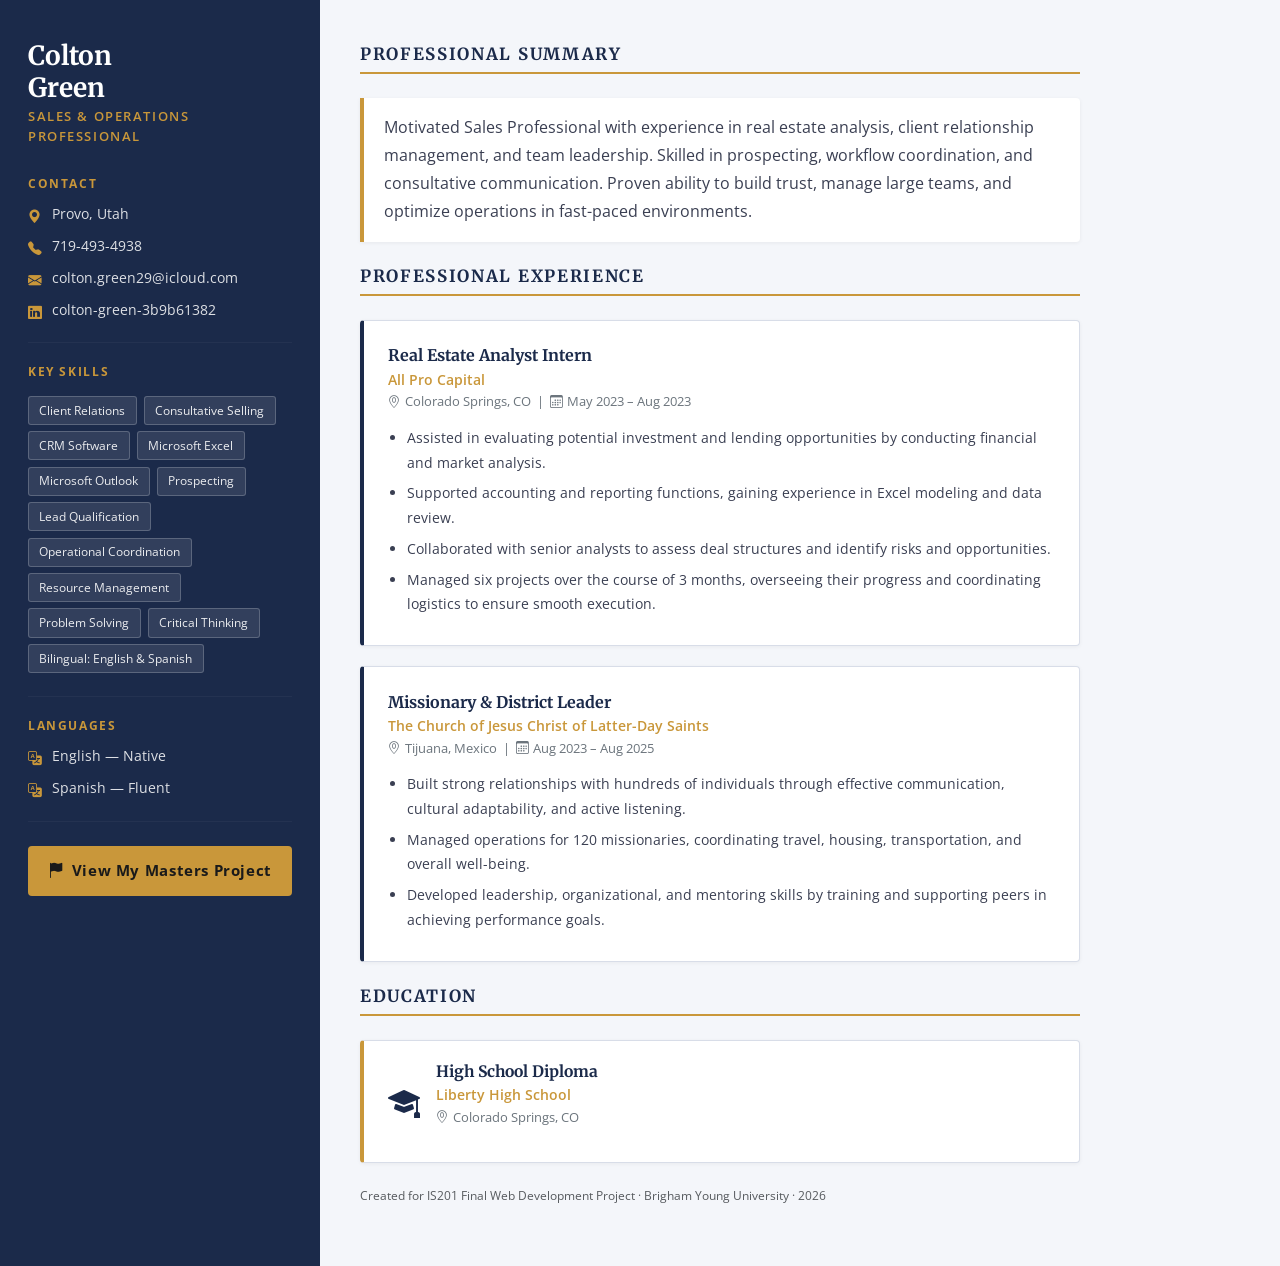
<file: index.html>
<!DOCTYPE html>
<html lang="en">
<head>
  <meta charset="UTF-8" />
  <meta name="viewport" content="width=device-width, initial-scale=1.0"/>
  <title>Colton Green – Resume</title>

  <!-- Bootstrap 5 CSS -->
  <link href="https://cdn.jsdelivr.net/npm/bootstrap@5.3.2/dist/css/bootstrap.min.css" rel="stylesheet"/>
  <!-- Bootstrap Icons -->
  <link href="https://cdn.jsdelivr.net/npm/bootstrap-icons@1.11.3/font/bootstrap-icons.css" rel="stylesheet"/>
  <!-- Google Fonts -->
  <link href="https://fonts.googleapis.com/css2?family=Merriweather:wght@400;700&family=Open+Sans:wght@400;600&display=swap" rel="stylesheet"/>

  <style>
    :root {
      --navy:      #1b2a4a;
      --navy-mid:  #243660;
      --gold:      #c9973a;
      --light-bg:  #f4f6fa;
      --border:    #d8dde8;
      --text-dark: #1e2332;
      --text-muted:#6c757d;
    }

    body {
      font-family: 'Open Sans', sans-serif;
      background-color: var(--light-bg);
      color: var(--text-dark);
    }

    /* ── Sidebar ── */
    .sidebar {
      background-color: var(--navy);
      color: #fff;
      min-height: 100vh;
      padding: 2.5rem 1.75rem;
      position: sticky;
      top: 0;
    }

    .sidebar-name {
      font-family: 'Merriweather', Georgia, serif;
      font-size: 1.65rem;
      font-weight: 700;
      line-height: 1.2;
      color: #fff;
      margin-bottom: 0.25rem;
    }

    .sidebar-title {
      font-size: 0.82rem;
      text-transform: uppercase;
      letter-spacing: 0.12em;
      color: var(--gold);
      margin-bottom: 1.75rem;
      font-weight: 600;
    }

    .sidebar-divider {
      border-color: rgba(255,255,255,0.15);
      margin: 1.25rem 0;
    }

    .sidebar-section-label {
      font-size: 0.72rem;
      text-transform: uppercase;
      letter-spacing: 0.14em;
      color: var(--gold);
      font-weight: 700;
      margin-bottom: 0.75rem;
    }

    .contact-item {
      display: flex;
      align-items: flex-start;
      gap: 0.6rem;
      font-size: 0.85rem;
      margin-bottom: 0.6rem;
      color: rgba(255,255,255,0.85);
      word-break: break-all;
    }

    .contact-item i {
      color: var(--gold);
      margin-top: 2px;
      flex-shrink: 0;
    }

    .contact-item a {
      color: rgba(255,255,255,0.85);
      text-decoration: none;
    }

    .contact-item a:hover {
      color: var(--gold);
    }

    .skill-badge {
      display: inline-block;
      background: rgba(255,255,255,0.1);
      border: 1px solid rgba(255,255,255,0.2);
      color: rgba(255,255,255,0.9);
      font-size: 0.78rem;
      padding: 0.3rem 0.65rem;
      border-radius: 3px;
      margin: 0.2rem 0.2rem 0.2rem 0;
      line-height: 1.4;
    }

    /* ── Main Content ── */
    .main-content {
      padding: 2.75rem 2.5rem;
      max-width: 800px;
    }

    /* Section headers */
    .section-heading {
      font-family: 'Merriweather', Georgia, serif;
      font-size: 1.05rem;
      font-weight: 700;
      color: var(--navy);
      text-transform: uppercase;
      letter-spacing: 0.1em;
      padding-bottom: 0.5rem;
      border-bottom: 2px solid var(--gold);
      margin-bottom: 1.5rem;
    }

    /* Summary */
    .summary-text {
      font-size: 0.97rem;
      line-height: 1.8;
      color: #3a3f52;
      border-left: 4px solid var(--gold);
      padding-left: 1.1rem;
      background: #fff;
      border-radius: 0 4px 4px 0;
      padding: 1rem 1rem 1rem 1.25rem;
      box-shadow: 0 1px 4px rgba(0,0,0,0.06);
    }

    /* Experience Cards */
    .exp-card {
      background: #fff;
      border-radius: 4px;
      border: 1px solid var(--border);
      border-left: 4px solid var(--navy);
      padding: 1.4rem 1.5rem;
      margin-bottom: 1.25rem;
      box-shadow: 0 1px 4px rgba(0,0,0,0.05);
    }

    .exp-role {
      font-family: 'Merriweather', Georgia, serif;
      font-size: 1rem;
      font-weight: 700;
      color: var(--navy);
      margin-bottom: 0.1rem;
    }

    .exp-org {
      font-size: 0.88rem;
      font-weight: 600;
      color: var(--gold);
      margin-bottom: 0.15rem;
    }

    .exp-meta {
      font-size: 0.8rem;
      color: var(--text-muted);
      margin-bottom: 0.9rem;
    }

    .exp-meta i {
      margin-right: 0.25rem;
    }

    .exp-card ul {
      padding-left: 1.2rem;
      margin: 0;
    }

    .exp-card ul li {
      font-size: 0.9rem;
      line-height: 1.7;
      color: #3a3f52;
      margin-bottom: 0.4rem;
    }

    /* Education Card */
    .edu-card {
      background: #fff;
      border-radius: 4px;
      border: 1px solid var(--border);
      border-left: 4px solid var(--gold);
      padding: 1.2rem 1.5rem;
      box-shadow: 0 1px 4px rgba(0,0,0,0.05);
      display: flex;
      align-items: center;
      gap: 1rem;
    }

    .edu-icon {
      font-size: 2rem;
      color: var(--navy);
      flex-shrink: 0;
    }

    .edu-degree {
      font-family: 'Merriweather', Georgia, serif;
      font-size: 0.98rem;
      font-weight: 700;
      color: var(--navy);
      margin-bottom: 0.1rem;
    }

    .edu-school {
      font-size: 0.87rem;
      color: var(--gold);
      font-weight: 600;
      margin-bottom: 0.1rem;
    }

    .edu-location {
      font-size: 0.8rem;
      color: var(--text-muted);
    }

    /* Masters Button */
    .masters-btn {
      display: block;
      width: 100%;
      margin-top: 1.5rem;
      padding: 0.85rem 1rem;
      background-color: var(--gold);
      color: #1a1a1a;
      font-family: 'Open Sans', sans-serif;
      font-size: 0.95rem;
      font-weight: 700;
      text-align: center;
      text-decoration: none;
      border-radius: 4px;
      letter-spacing: 0.04em;
      transition: background 0.2s ease, transform 0.1s ease;
    }

    .masters-btn:hover {
      background-color: #e0ad50;
      color: #1a1a1a;
      transform: translateY(-1px);
    }

    /* Responsive */
    @media (max-width: 767px) {
      .sidebar {
        min-height: auto;
        position: relative;
      }
      .main-content {
        padding: 2rem 1.25rem;
      }
    }
  </style>
</head>
<body>

<div class="container-fluid p-0">
  <div class="row g-0">

    <!-- ── SIDEBAR ── -->
    <div class="col-12 col-md-4 col-lg-3 sidebar">

      <!-- Name & Title -->
      <p class="sidebar-name">Colton<br>Green</p>
      <p class="sidebar-title">Sales &amp; Operations Professional</p>

      <!-- Contact -->
      <p class="sidebar-section-label">Contact</p>
      <div class="contact-item">
        <i class="bi bi-geo-alt-fill"></i>
        <span>Provo, Utah</span>
      </div>
      <div class="contact-item">
        <i class="bi bi-telephone-fill"></i>
        <span>719-493-4938</span>
      </div>
      <div class="contact-item">
        <i class="bi bi-envelope-fill"></i>
        <a href="mailto:colton.green29@icloud.com">colton.green29@icloud.com</a>
      </div>
      <div class="contact-item">
        <i class="bi bi-linkedin"></i>
        <a href="https://www.linkedin.com/in/colton-green-3b9b61382" target="_blank">colton-green-3b9b61382</a>
      </div>

      <hr class="sidebar-divider"/>

      <!-- Skills -->
      <p class="sidebar-section-label">Key Skills</p>
      <div>
        <span class="skill-badge">Client Relations</span>
        <span class="skill-badge">Consultative Selling</span>
        <span class="skill-badge">CRM Software</span>
        <span class="skill-badge">Microsoft Excel</span>
        <span class="skill-badge">Microsoft Outlook</span>
        <span class="skill-badge">Prospecting</span>
        <span class="skill-badge">Lead Qualification</span>
        <span class="skill-badge">Operational Coordination</span>
        <span class="skill-badge">Resource Management</span>
        <span class="skill-badge">Problem Solving</span>
        <span class="skill-badge">Critical Thinking</span>
        <span class="skill-badge">Bilingual: English &amp; Spanish</span>
      </div>

      <hr class="sidebar-divider"/>

      <!-- Languages -->
      <p class="sidebar-section-label">Languages</p>
      <div class="contact-item"><i class="bi bi-translate"></i><span>English — Native</span></div>
      <div class="contact-item"><i class="bi bi-translate"></i><span>Spanish — Fluent</span></div>

      <hr class="sidebar-divider"/>

      <!-- ============================================================
           👇 REPLACE "YOUR-MASTERS-FILENAME.html" WITH YOUR ACTUAL
              MASTERS PAGE FILENAME (e.g. masters.html or index.html)
           ============================================================ -->
      <a href="masters.html" class="masters-btn">
        <i class="bi bi-flag-fill me-2"></i>View My Masters Project
      </a>
    </div>

    <!-- ── MAIN CONTENT ── -->
    <div class="col-12 col-md-8 col-lg-9">
      <div class="main-content">

        <!-- Professional Summary -->
        <section class="mb-4">
          <h2 class="section-heading">Professional Summary</h2>
          <p class="summary-text">
            Motivated Sales Professional with experience in real estate analysis, client relationship management, and team leadership. Skilled in prospecting, workflow coordination, and consultative communication. Proven ability to build trust, manage large teams, and optimize operations in fast-paced environments.
          </p>
        </section>

        <!-- Professional Experience -->
        <section class="mb-4">
          <h2 class="section-heading">Professional Experience</h2>

          <!-- Job 1 -->
          <div class="exp-card">
            <p class="exp-role">Real Estate Analyst Intern</p>
            <p class="exp-org">All Pro Capital</p>
            <p class="exp-meta">
              <i class="bi bi-geo-alt"></i>Colorado Springs, CO &nbsp;|&nbsp;
              <i class="bi bi-calendar3"></i>May 2023 – Aug 2023
            </p>
            <ul>
              <li>Assisted in evaluating potential investment and lending opportunities by conducting financial and market analysis.</li>
              <li>Supported accounting and reporting functions, gaining experience in Excel modeling and data review.</li>
              <li>Collaborated with senior analysts to assess deal structures and identify risks and opportunities.</li>
              <li>Managed six projects over the course of 3 months, overseeing their progress and coordinating logistics to ensure smooth execution.</li>
            </ul>
          </div>

          <!-- Job 2 -->
          <div class="exp-card">
            <p class="exp-role">Missionary &amp; District Leader</p>
            <p class="exp-org">The Church of Jesus Christ of Latter-Day Saints</p>
            <p class="exp-meta">
              <i class="bi bi-geo-alt"></i>Tijuana, Mexico &nbsp;|&nbsp;
              <i class="bi bi-calendar3"></i>Aug 2023 – Aug 2025
            </p>
            <ul>
              <li>Built strong relationships with hundreds of individuals through effective communication, cultural adaptability, and active listening.</li>
              <li>Managed operations for 120 missionaries, coordinating travel, housing, transportation, and overall well-being.</li>
              <li>Developed leadership, organizational, and mentoring skills by training and supporting peers in achieving performance goals.</li>
            </ul>
          </div>
        </section>

        <!-- Education -->
        <section class="mb-4">
          <h2 class="section-heading">Education</h2>
          <div class="edu-card">
            <i class="bi bi-mortarboard-fill edu-icon"></i>
            <div>
              <p class="edu-degree">High School Diploma</p>
              <p class="edu-school">Liberty High School</p>
              <p class="edu-location"><i class="bi bi-geo-alt me-1"></i>Colorado Springs, CO</p>
            </div>
          </div>
        </section>

        <!-- Footer note -->
        <p class="text-muted mt-4" style="font-size:0.78rem;">
          Created for IS201 Final Web Development Project &middot; Brigham Young University &middot; 2026
        </p>

      </div>
    </div>

  </div>
</div>

<!-- Bootstrap JS -->
<script src="https://cdn.jsdelivr.net/npm/bootstrap@5.3.2/dist/js/bootstrap.bundle.min.js"></script>
</body>
</html>
</file>
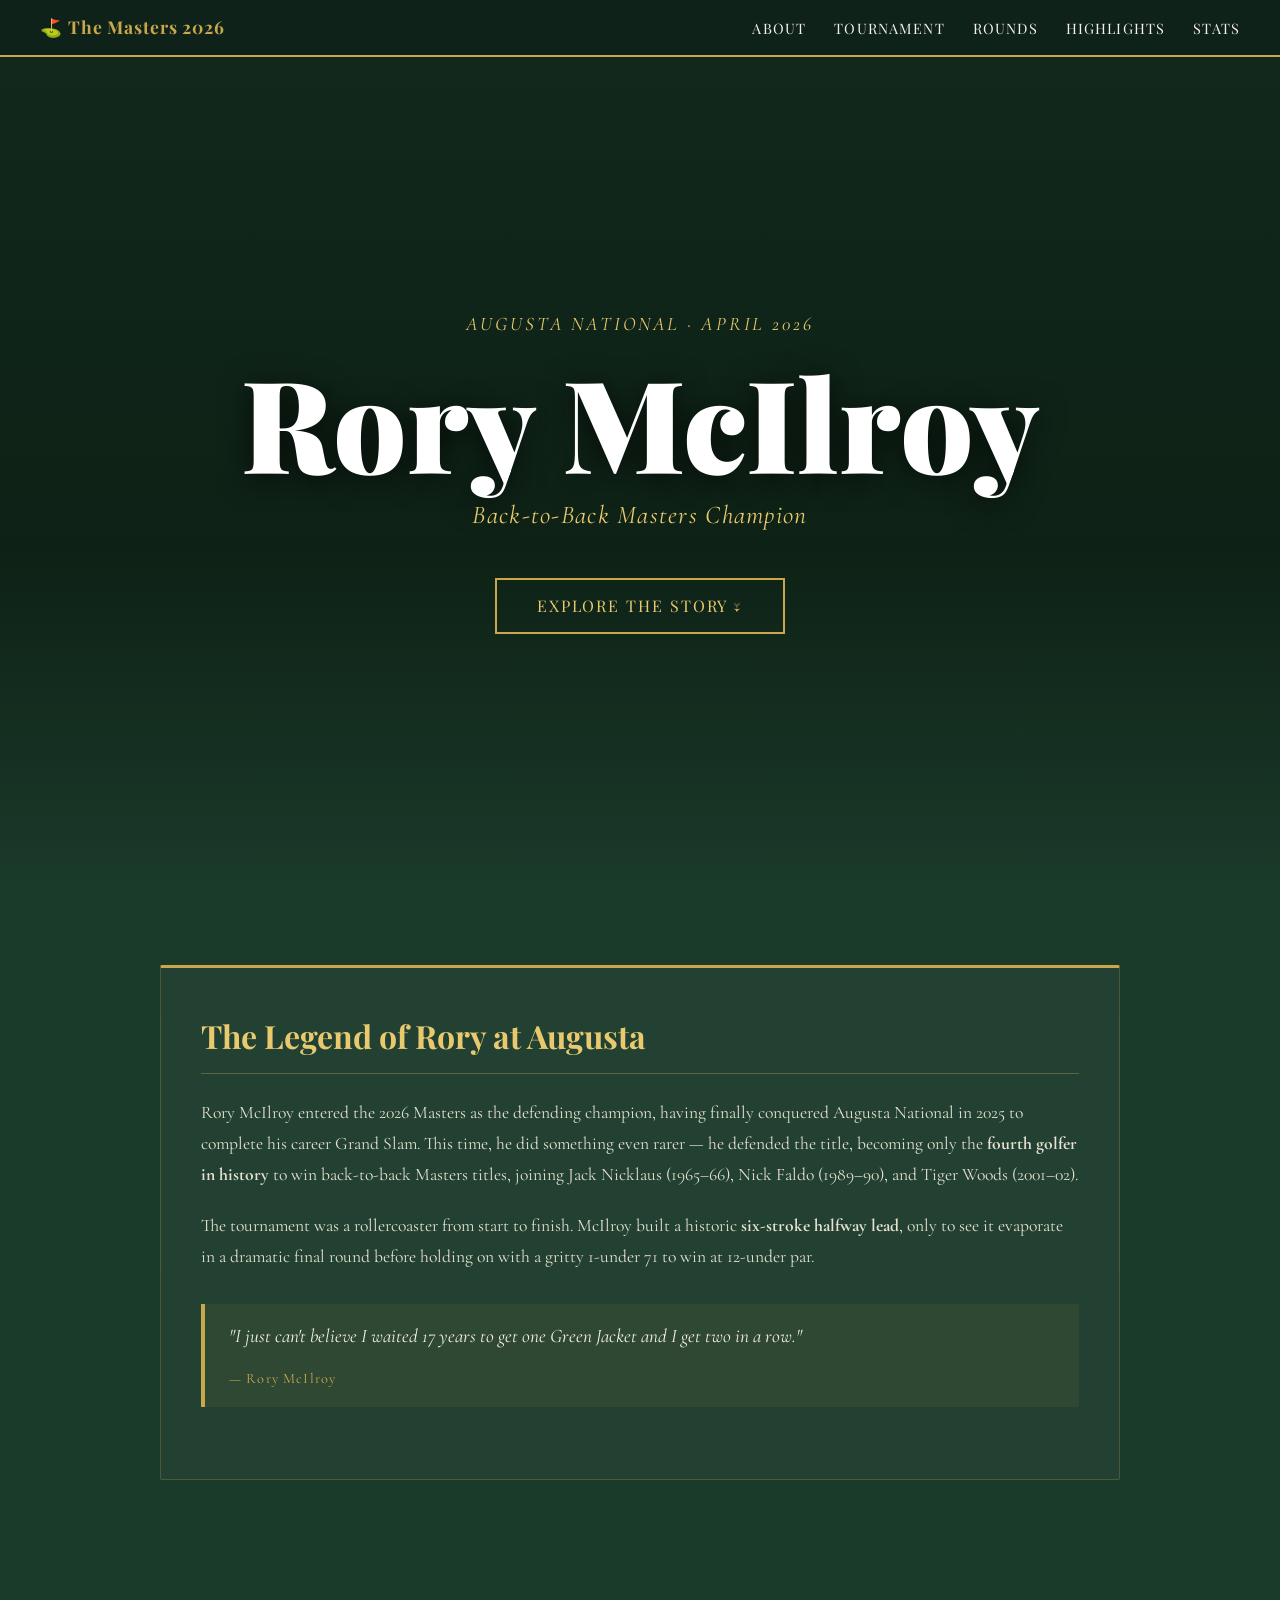
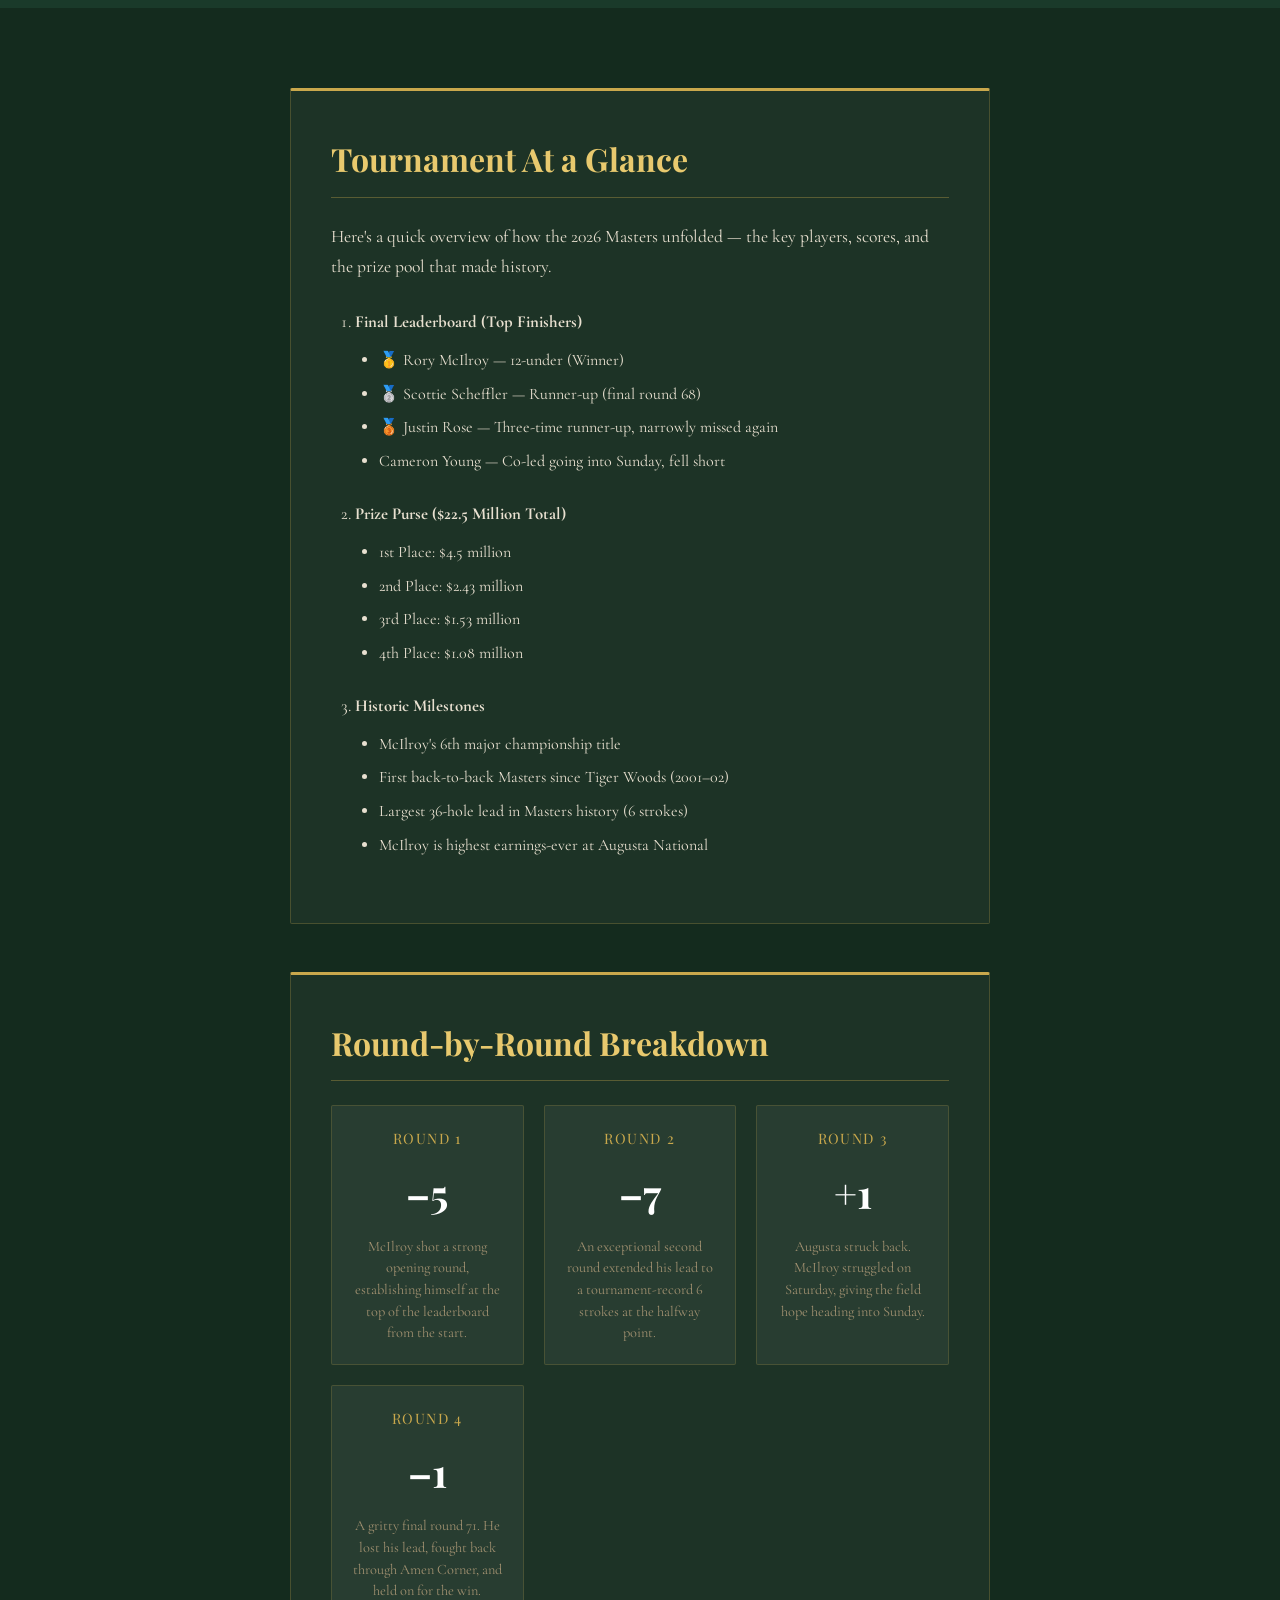
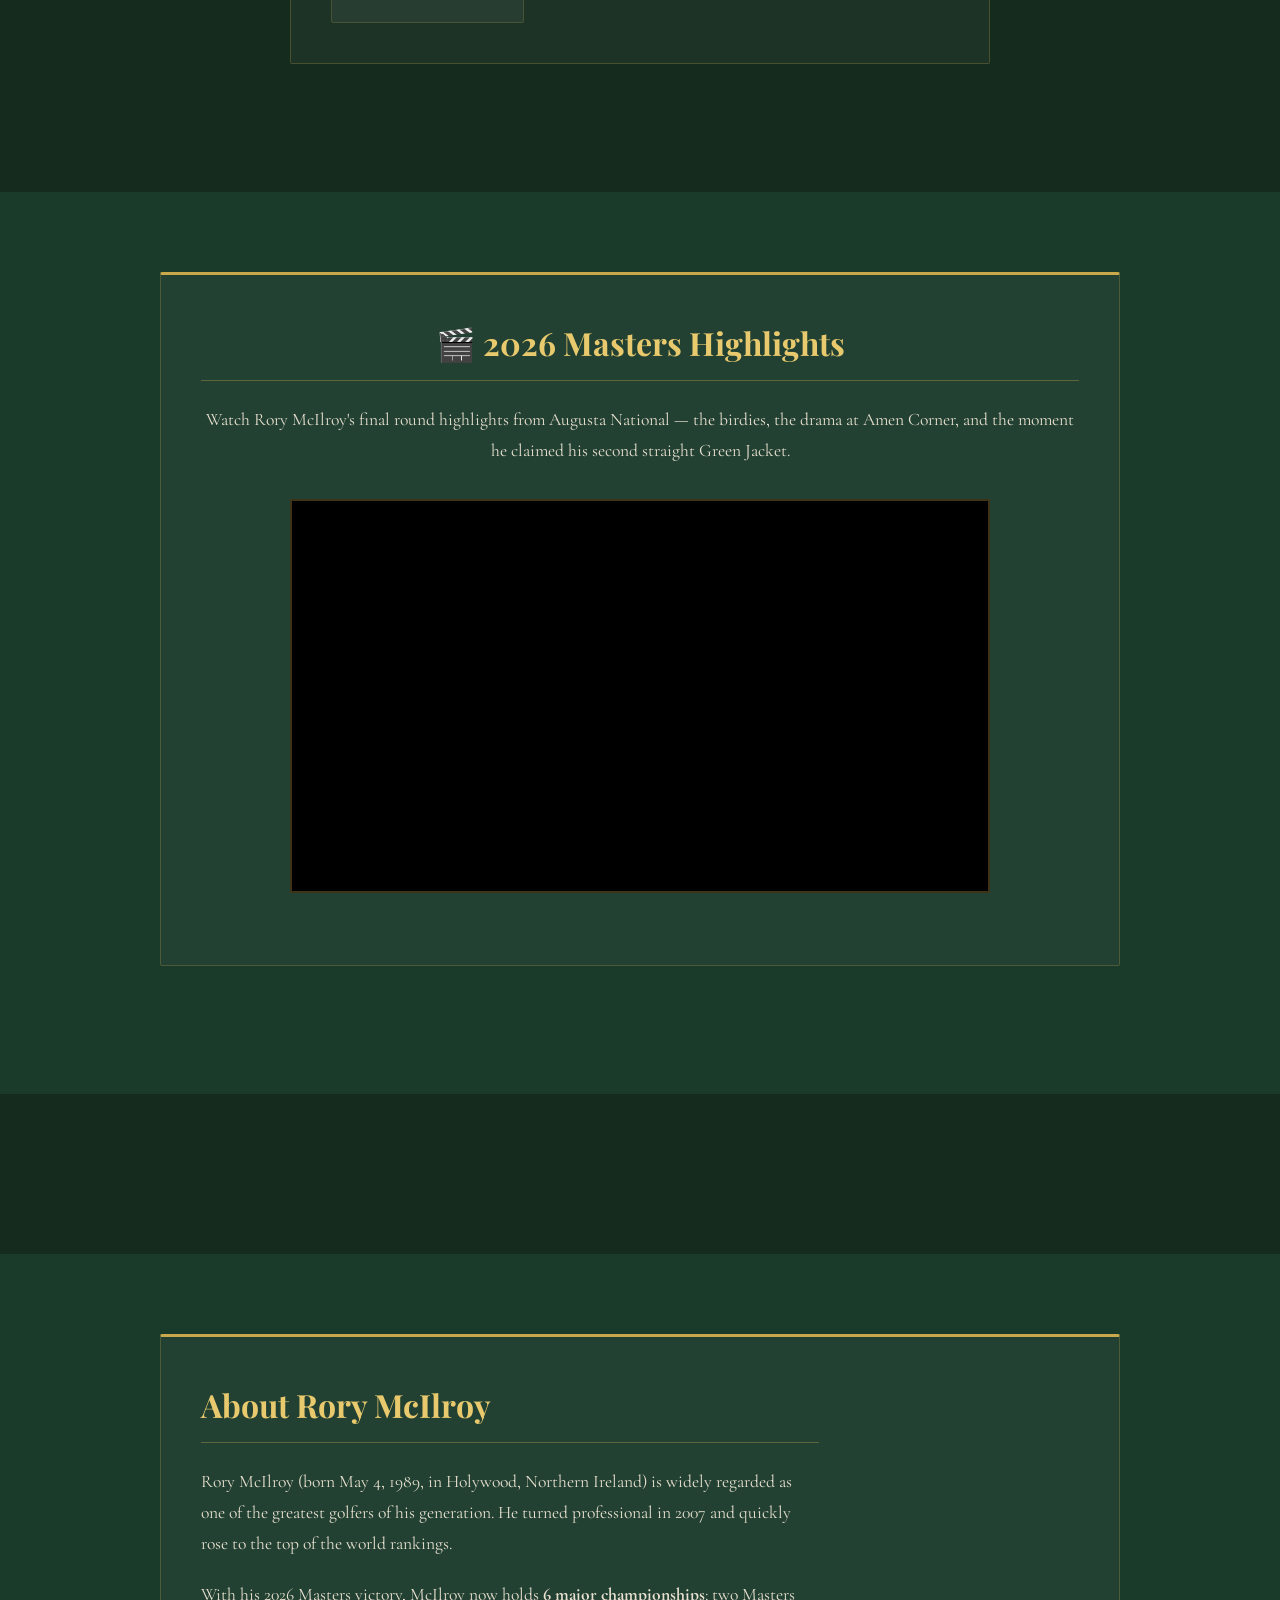
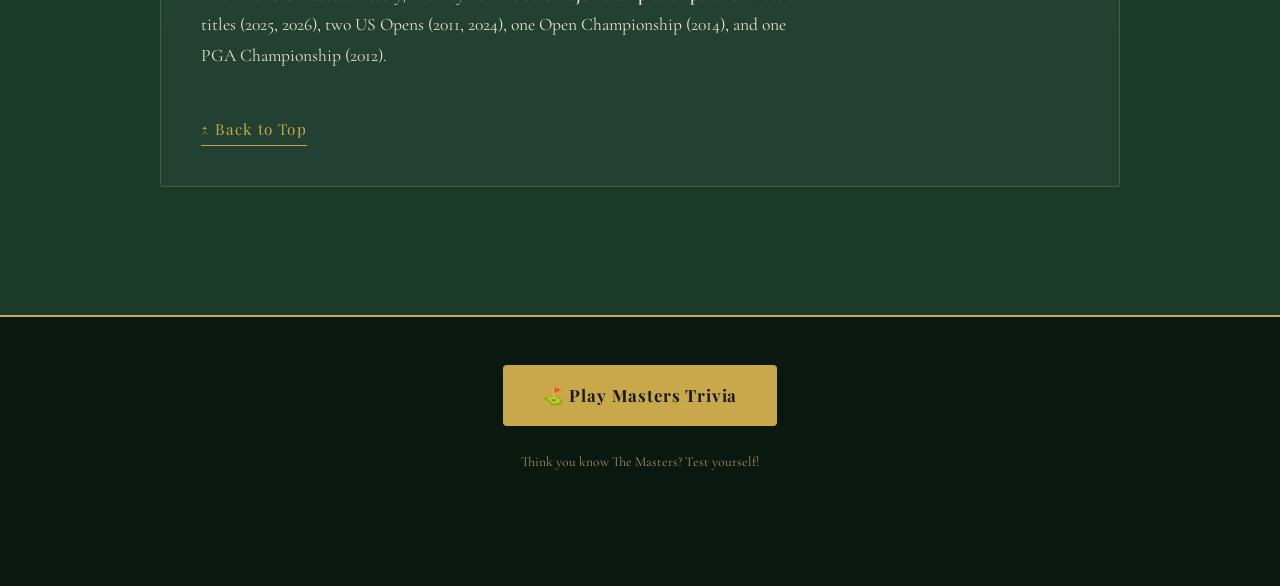
<file: masters.html>
<!DOCTYPE html>
<html lang="en">
<head>
  <meta charset="UTF-8" />
  <meta name="viewport" content="width=device-width, initial-scale=1.0"/>
  <title>Rory McIlroy – 2026 Masters at Augusta</title>
  <link rel="stylesheet" href="masters.css" />
  <link href="https://fonts.googleapis.com/css2?family=Playfair+Display:wght@400;700;900&family=Cormorant+Garamond:ital,wght@0,400;0,600;1,400&display=swap" rel="stylesheet"/>
</head>

<body>
  <!-- NAVIGATION -->
  <nav class="topnav">
    <span class="nav-brand">⛳ The Masters 2026</span>
    <div class="nav-links">
      <a href="#about">About</a>
      <a href="#tournament">Tournament</a>
      <a href="#rounds">Rounds</a>
      <a href="#video">Highlights</a>
      <a href="#stats">Stats</a>
      
    </div>
  </nav>

  <!-- HERO -->
  <header class="hero" id="top">
    <div class="hero-overlay"></div>
    <div class="hero-content">
      <p class="hero-label">Augusta National · April 2026</p>
      <h1 class="hero-title">Rory McIlroy</h1>
      <p class="hero-subtitle">Back-to-Back Masters Champion</p>
      <a href="#about" class="hero-btn">Explore the Story ↓</a>
    </div>
  </header>

  <!-- ABOUT SECTION -->
  <section class="section" id="about">
    <div class="div-card wide-card">
      <h2 class="section-title">The Legend of Rory at Augusta</h2>
      <p class="section-text">
        Rory McIlroy entered the 2026 Masters as the defending champion, having finally conquered Augusta National in 2025 to complete his career Grand Slam. This time, he did something even rarer — he defended the title, becoming only the <strong>fourth golfer in history</strong> to win back-to-back Masters titles, joining Jack Nicklaus (1965–66), Nick Faldo (1989–90), and Tiger Woods (2001–02).
      </p>
      <p class="section-text">
        The tournament was a rollercoaster from start to finish. McIlroy built a historic <strong>six-stroke halfway lead</strong>, only to see it evaporate in a dramatic final round before holding on with a gritty 1-under 71 to win at 12-under par.
      </p>
      <blockquote class="pullquote">
        "I just can't believe I waited 17 years to get one Green Jacket and I get two in a row."
        <cite>— Rory McIlroy</cite>
      </blockquote>
    </div>
  </section>

  <!-- TOURNAMENT AT A GLANCE -->
  <section class="section alt-section" id="tournament">
    <div class="div-card">
      <h2 class="section-title">Tournament At a Glance</h2>
      <p class="section-text">Here's a quick overview of how the 2026 Masters unfolded — the key players, scores, and the prize pool that made history.</p>

      <!-- Nested list: ordered list containing unordered lists -->
      <ol class="main-list">
        <li>
          <strong>Final Leaderboard (Top Finishers)</strong>
          <ul class="sub-list">
            <li>🥇 Rory McIlroy — 12-under (Winner)</li>
            <li>🥈 Scottie Scheffler — Runner-up (final round 68)</li>
            <li>🥉 Justin Rose — Three-time runner-up, narrowly missed again</li>
            <li>Cameron Young — Co-led going into Sunday, fell short</li>
          </ul>
        </li>
        <li>
          <strong>Prize Purse ($22.5 Million Total)</strong>
          <ul class="sub-list">
            <li>1st Place: $4.5 million</li>
            <li>2nd Place: $2.43 million</li>
            <li>3rd Place: $1.53 million</li>
            <li>4th Place: $1.08 million</li>
          </ul>
        </li>
        <li>
          <strong>Historic Milestones</strong>
          <ul class="sub-list">
            <li>McIlroy's 6th major championship title</li>
            <li>First back-to-back Masters since Tiger Woods (2001–02)</li>
            <li>Largest 36-hole lead in Masters history (6 strokes)</li>
            <li>McIlroy is highest earnings-ever at Augusta National</li>
          </ul>
        </li>
      </ol>
    </div>

    <!-- Anchor target -->
    <div class="div-card" id="rounds">
      <h2 class="section-title">Round-by-Round Breakdown</h2>
      <div class="rounds-grid">
        <div class="round-card">
          <span class="round-label">Round 1</span>
          <span class="round-score">–5</span>
          <p>McIlroy shot a strong opening round, establishing himself at the top of the leaderboard from the start.</p>
        </div>
        <div class="round-card">
          <span class="round-label">Round 2</span>
          <span class="round-score">–7</span>
          <p>An exceptional second round extended his lead to a tournament-record 6 strokes at the halfway point.</p>
        </div>
        <div class="round-card">
          <span class="round-label">Round 3</span>
          <span class="round-score">+1</span>
          <p>Augusta struck back. McIlroy struggled on Saturday, giving the field hope heading into Sunday.</p>
        </div>
        <div class="round-card">
          <span class="round-label">Round 4</span>
          <span class="round-score">–1</span>
          <p>A gritty final round 71. He lost his lead, fought back through Amen Corner, and held on for the win.</p>
        </div>
      </div>
    </div>
  </section>

  <!-- VIDEO SECTION -->
  <section class="section" id="video">
    <div class="div-card wide-card center-card">
      <h2 class="section-title">🎬 2026 Masters Highlights</h2>
      <p class="section-text center-text">Watch Rory McIlroy's final round highlights from Augusta National — the birdies, the drama at Amen Corner, and the moment he claimed his second straight Green Jacket.</p>
      <div class="video-wrapper">
        <iframe
          width="560"
          height="315"
          src="https://www.youtube.com/embed/sGh0Cjio85E"
          title="Rory McIlroy 2026 Masters Highlights"
          frameborder="0"
          allow="accelerometer; autoplay; clipboard-write; encrypted-media; gyroscope; picture-in-picture"
          allowfullscreen>
        </iframe>
      </div>
      <p class="video-note">
        
      </p>
    </div>
  </section>

  <!-- STATS / TABLEAU SECTION -->
  <section class="section alt-section" id="stats">
    <div <div class='tableauPlaceholder' id='viz1776301901995' style='position: relative'><noscript><a href='#'><img alt='Dashboard 1 ' src='https:&#47;&#47;public.tableau.com&#47;static&#47;images&#47;Ma&#47;Masters2026_17756902425850&#47;Dashboard1&#47;1_rss.png' style='border: none' /></a></noscript><object class='tableauViz'  style='display:none;'><param name='host_url' value='https%3A%2F%2Fpublic.tableau.com%2F' /> <param name='embed_code_version' value='3' /> <param name='path' value='views&#47;Masters2026_17756902425850&#47;Dashboard1?:language=en-US&amp;:embed=true&amp;:sid=&amp;:redirect=auth' /> <param name='toolbar' value='yes' /><param name='static_image' value='https:&#47;&#47;public.tableau.com&#47;static&#47;images&#47;Ma&#47;Masters2026_17756902425850&#47;Dashboard1&#47;1.png' /> <param name='animate_transition' value='yes' /><param name='display_static_image' value='yes' /><param name='display_spinner' value='yes' /><param name='display_overlay' value='yes' /><param name='display_count' value='yes' /><param name='language' value='en-US' /></object></div>                <script type='text/javascript'>                    var divElement = document.getElementById('viz1776301901995');                    var vizElement = divElement.getElementsByTagName('object')[0];                    if ( divElement.offsetWidth > 800 ) { vizElement.style.width='1366px';vizElement.style.height='795px';} else if ( divElement.offsetWidth > 500 ) { vizElement.style.width='1366px';vizElement.style.height='795px';} else { vizElement.style.width='100%';vizElement.style.height='1527px';}                     var scriptElement = document.createElement('script');                    scriptElement.src = 'https://public.tableau.com/javascripts/api/viz_v1.js';                    vizElement.parentNode.insertBefore(scriptElement, vizElement);                </script>
     
    <!-- Embedded Tableau Public viz (Golf/Masters related public viz) -->
     
        
      
    </div>
  </section>

  <!-- ABOUT RORY SECTION (with image) -->
  <section class="section" id="bio">
    <div class="div-card wide-card bio-card">
      <div class="bio-text">
        <h2 class="section-title">About Rory McIlroy</h2>
        <p class="section-text">
          Rory McIlroy (born May 4, 1989, in Holywood, Northern Ireland) is widely regarded as one of the greatest golfers of his generation. He turned professional in 2007 and quickly rose to the top of the world rankings.
        </p>
        <p class="section-text">
          With his 2026 Masters victory, McIlroy now holds <strong>6 major championships</strong>: two Masters titles (2025, 2026), two US Opens (2011, 2024), one Open Championship (2014), and one PGA Championship (2012).
        </p>
        <a href="#top" class="anchor-link">↑ Back to Top</a>
      </div>
      <div class="bio-img-wrap">
       
        
    </div>
  </section>

  <!-- FOOTER -->
  <footer class="site-footer">
    
    <!-- Link to Trivia Game -->
<section class="section" style="text-align: center; padding-top: 1rem;">
  <a href="trivia.html" style="
    display: inline-block;
    background-color: #c9a84c;
    color: #1a1a1a;
    font-family: 'Playfair Display', Georgia, serif;
    font-size: 1.05rem;
    font-weight: 700;
    padding: 1rem 2.5rem;
    border-radius: 4px;
    text-decoration: none;
    letter-spacing: 0.05em;
    margin-bottom: 1rem;
  ">
    ⛳ Play Masters Trivia
  </a>
  <p style="color: #a09070; font-size: 0.85rem; margin-top: 0.5rem;">
    Think you know The Masters? Test yourself!
  </p>
</section>
  </footer>

</body>
</html>
</file>
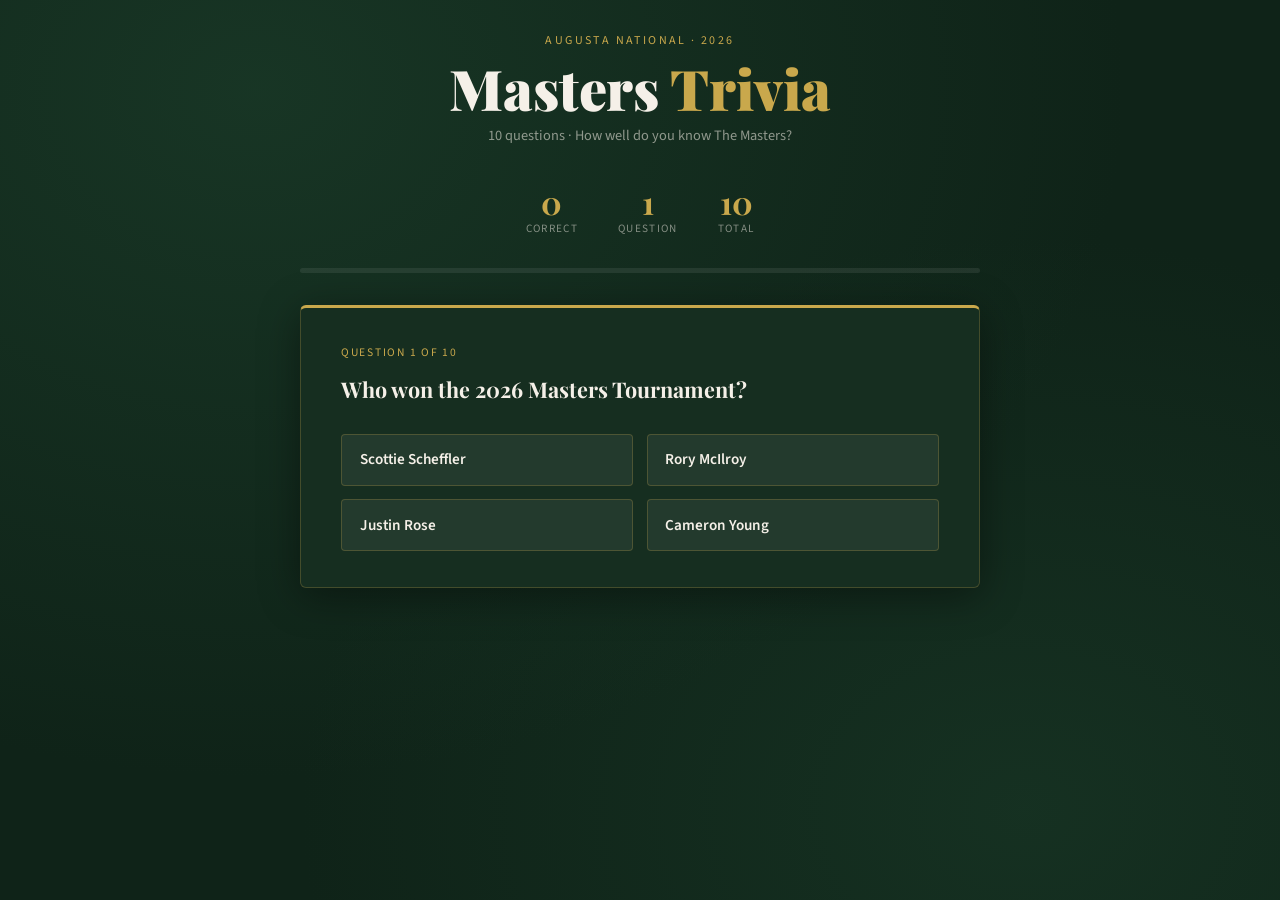
<file: trivia.html>
<!DOCTYPE html>
<html lang="en">
<head>
  <meta charset="UTF-8"/>
  <meta name="viewport" content="width=device-width, initial-scale=1.0"/>
  <title>Masters Trivia Challenge</title>
  <link href="https://fonts.googleapis.com/css2?family=Playfair+Display:wght@700;900&family=Source+Sans+3:wght@400;600&display=swap" rel="stylesheet"/>

  <style>
    :root {
      --green-dark:  #0f2318;
      --green-mid:   #1a3a28;
      --green-card:  #162e20;
      --gold:        #c9a84c;
      --gold-light:  #e8c96e;
      --gold-dim:    #a07830;
      --white:       #f5f0e8;
      --correct:     #2e7d4f;
      --correct-bg:  #1a3d28;
      --wrong:       #8b2020;
      --wrong-bg:    #3d1a1a;
      --neutral-bg:  rgba(255,255,255,0.06);
      --border:      rgba(201,168,76,0.25);
    }

    * { box-sizing: border-box; margin: 0; padding: 0; }

    body {
      background-color: var(--green-dark);
      font-family: 'Source Sans 3', sans-serif;
      color: var(--white);
      min-height: 100vh;
      display: flex;
      flex-direction: column;
      align-items: center;
      padding: 2rem 1rem 4rem;
      background-image:
        radial-gradient(ellipse at 20% 10%, rgba(26,58,40,0.8) 0%, transparent 60%),
        radial-gradient(ellipse at 80% 90%, rgba(26,58,40,0.6) 0%, transparent 50%);
    }

    /* ── Header ── */
    .site-header {
      text-align: center;
      margin-bottom: 2.5rem;
      animation: fadeDown 0.6s ease both;
    }

    .header-label {
      font-size: 0.75rem;
      text-transform: uppercase;
      letter-spacing: 0.2em;
      color: var(--gold);
      margin-bottom: 0.5rem;
    }

    .header-title {
      font-family: 'Playfair Display', serif;
      font-size: clamp(2rem, 6vw, 3.5rem);
      font-weight: 900;
      color: var(--white);
      line-height: 1.1;
      margin-bottom: 0.4rem;
    }

    .header-title span {
      color: var(--gold);
    }

    .header-sub {
      font-size: 0.9rem;
      color: rgba(245,240,232,0.55);
    }

    /* ── Score Bar ── */
    .score-bar {
      display: flex;
      justify-content: center;
      gap: 2.5rem;
      margin-bottom: 2rem;
      animation: fadeDown 0.6s 0.1s ease both;
    }

    .score-item {
      text-align: center;
    }

    .score-num {
      font-family: 'Playfair Display', serif;
      font-size: 2rem;
      font-weight: 700;
      color: var(--gold);
      line-height: 1;
    }

    .score-label {
      font-size: 0.7rem;
      text-transform: uppercase;
      letter-spacing: 0.12em;
      color: rgba(245,240,232,0.5);
      margin-top: 0.2rem;
    }

    /* ── Progress Bar ── */
    .progress-wrap {
      width: 100%;
      max-width: 680px;
      background: rgba(255,255,255,0.08);
      border-radius: 99px;
      height: 5px;
      margin-bottom: 2rem;
      overflow: hidden;
    }

    .progress-fill {
      height: 100%;
      background: linear-gradient(90deg, var(--gold-dim), var(--gold));
      border-radius: 99px;
      transition: width 0.4s ease;
    }

    /* ── Question Card ── */
    .question-card {
      background: var(--green-card);
      border: 1px solid var(--border);
      border-top: 3px solid var(--gold);
      border-radius: 6px;
      padding: 2.25rem 2.5rem;
      max-width: 680px;
      width: 100%;
      margin-bottom: 1.5rem;
      box-shadow: 0 8px 40px rgba(0,0,0,0.4);
      animation: fadeUp 0.4s ease both;
    }

    .question-num {
      font-size: 0.72rem;
      text-transform: uppercase;
      letter-spacing: 0.15em;
      color: var(--gold);
      margin-bottom: 0.75rem;
    }

    .question-text {
      font-family: 'Playfair Display', serif;
      font-size: clamp(1.1rem, 3vw, 1.35rem);
      font-weight: 700;
      line-height: 1.5;
      color: var(--white);
      margin-bottom: 1.75rem;
    }

    /* ── Answer Buttons ── */
    .answers-grid {
      display: grid;
      grid-template-columns: 1fr 1fr;
      gap: 0.85rem;
    }

    @media (max-width: 500px) {
      .answers-grid { grid-template-columns: 1fr; }
      .question-card { padding: 1.5rem 1.25rem; }
    }

    .answer-btn {
      background: var(--neutral-bg);
      border: 1px solid var(--border);
      border-radius: 4px;
      color: var(--white);
      font-family: 'Source Sans 3', sans-serif;
      font-size: 0.95rem;
      font-weight: 600;
      padding: 0.9rem 1.1rem;
      text-align: left;
      cursor: pointer;
      transition: background 0.15s ease, border-color 0.15s ease, transform 0.1s ease;
      line-height: 1.4;
    }

    .answer-btn:hover:not(:disabled) {
      background: rgba(201,168,76,0.12);
      border-color: var(--gold);
      transform: translateY(-1px);
    }

    .answer-btn.correct {
      background: var(--correct-bg);
      border-color: var(--correct);
      color: #7fffb2;
    }

    .answer-btn.wrong {
      background: var(--wrong-bg);
      border-color: var(--wrong);
      color: #ffaaaa;
    }

    .answer-btn:disabled { cursor: default; }

    /* ── Feedback ── */
    .feedback {
      max-width: 680px;
      width: 100%;
      padding: 1rem 1.4rem;
      border-radius: 4px;
      font-size: 0.95rem;
      font-weight: 600;
      margin-bottom: 1.25rem;
      display: none;
      animation: fadeUp 0.25s ease both;
    }

    .feedback.correct {
      background: var(--correct-bg);
      border: 1px solid var(--correct);
      color: #7fffb2;
      display: block;
    }

    .feedback.wrong {
      background: var(--wrong-bg);
      border: 1px solid var(--wrong);
      color: #ffcccc;
      display: block;
    }

    /* ── Next Button ── */
    .next-btn {
      display: none;
      max-width: 680px;
      width: 100%;
      padding: 1rem;
      background: var(--gold);
      color: #1a1a1a;
      font-family: 'Playfair Display', serif;
      font-size: 1.05rem;
      font-weight: 700;
      border: none;
      border-radius: 4px;
      cursor: pointer;
      letter-spacing: 0.04em;
      transition: background 0.2s ease, transform 0.1s ease;
    }

    .next-btn:hover {
      background: var(--gold-light);
      transform: translateY(-1px);
    }

    .next-btn.visible { display: block; }

    /* ── Results Screen ── */
    .results-screen {
      display: none;
      flex-direction: column;
      align-items: center;
      text-align: center;
      max-width: 600px;
      width: 100%;
      animation: fadeUp 0.5s ease both;
    }

    .results-screen.visible { display: flex; }

    .results-trophy {
      font-size: 4rem;
      margin-bottom: 1rem;
    }

    .results-title {
      font-family: 'Playfair Display', serif;
      font-size: 2.2rem;
      font-weight: 900;
      color: var(--gold);
      margin-bottom: 0.5rem;
    }

    .results-score {
      font-family: 'Playfair Display', serif;
      font-size: 3.5rem;
      font-weight: 700;
      color: var(--white);
      margin: 0.75rem 0;
    }

    .results-msg {
      font-size: 1rem;
      color: rgba(245,240,232,0.7);
      margin-bottom: 2rem;
      line-height: 1.7;
      max-width: 420px;
    }

    .restart-btn {
      padding: 1rem 2.5rem;
      background: var(--gold);
      color: #1a1a1a;
      font-family: 'Playfair Display', serif;
      font-size: 1.05rem;
      font-weight: 700;
      border: none;
      border-radius: 4px;
      cursor: pointer;
      transition: background 0.2s ease;
      margin-bottom: 1rem;
    }

    .restart-btn:hover { background: var(--gold-light); }

    .back-home-btn {
      display: inline-block;
      padding: 0.75rem 2rem;
      border: 1px solid var(--border);
      color: rgba(245,240,232,0.7);
      font-size: 0.9rem;
      text-decoration: none;
      border-radius: 4px;
      transition: border-color 0.2s, color 0.2s;
    }

    .back-home-btn:hover {
      border-color: var(--gold);
      color: var(--gold);
    }

    /* ── Animations ── */
    @keyframes fadeDown {
      from { opacity: 0; transform: translateY(-16px); }
      to   { opacity: 1; transform: translateY(0); }
    }

    @keyframes fadeUp {
      from { opacity: 0; transform: translateY(14px); }
      to   { opacity: 1; transform: translateY(0); }
    }
  </style>
</head>
<body>

  <header class="site-header">
    <p class="header-label">Augusta National · 2026</p>
    <h1 class="header-title">Masters <span>Trivia</span></h1>
    <p class="header-sub">10 questions · How well do you know The Masters?</p>
  </header>

  <!-- Score Bar -->
  <div class="score-bar">
    <div class="score-item">
      <div class="score-num" id="scoreCorrect">0</div>
      <div class="score-label">Correct</div>
    </div>
    <div class="score-item">
      <div class="score-num" id="scoreQuestion">1</div>
      <div class="score-label">Question</div>
    </div>
    <div class="score-item">
      <div class="score-num" id="scoreTotal">10</div>
      <div class="score-label">Total</div>
    </div>
  </div>

  <!-- Progress Bar -->
  <div class="progress-wrap">
    <div class="progress-fill" id="progressFill" style="width:0%"></div>
  </div>

  <!-- Question Card -->
  <div class="question-card" id="questionCard">
    <p class="question-num" id="questionNum">Question 1 of 10</p>
    <p class="question-text" id="questionText"></p>
    <div class="answers-grid" id="answersGrid"></div>
  </div>

  <!-- Feedback -->
  <div class="feedback" id="feedback"></div>

  <!-- Next Button -->
  <button class="next-btn" id="nextBtn" onclick="nextQuestion()">Next Question →</button>

  <!-- Results Screen -->
  <div class="results-screen" id="resultsScreen">
    <div class="results-trophy" id="resultsTrophy">🏆</div>
    <h2 class="results-title" id="resultsTitle">Round Complete!</h2>
    <div class="results-score" id="resultsScore"></div>
    <p class="results-msg" id="resultsMsg"></p>
    <button class="restart-btn" onclick="restartGame()">Play Again</button><br/>
    <!-- ============================================================
         👇 REPLACE "YOUR-RESUME-FILENAME.html" WITH YOUR ACTUAL
            RESUME PAGE FILENAME (e.g. professional.html)
         ============================================================ -->
    <a href="YOUR-RESUME-FILENAME.html" class="back-home-btn">← Back to Resume</a>
  </div>

  <script>
    const questions = [
      {
        q: "Who won the 2026 Masters Tournament?",
        answers: ["Scottie Scheffler", "Rory McIlroy", "Justin Rose", "Cameron Young"],
        correct: 1,
        fact: "Rory McIlroy won the 2026 Masters, finishing 12-under par with a final round 71."
      },
      {
        q: "What was Rory McIlroy's final score (under par) at the 2026 Masters?",
        answers: ["10-under", "11-under", "12-under", "14-under"],
        correct: 2,
        fact: "McIlroy finished at 12-under par, winning by one stroke."
      },
      {
        q: "By winning the 2026 Masters, Rory McIlroy became only the fourth player to win back-to-back Masters titles. Who was the most recent player before him to do it?",
        answers: ["Jack Nicklaus", "Nick Faldo", "Tiger Woods", "Arnold Palmer"],
        correct: 2,
        fact: "Tiger Woods won back-to-back in 2001 and 2002 — the last to do it before McIlroy."
      },
      {
        q: "How many strokes ahead was Rory McIlroy after 36 holes (the halfway point) at the 2026 Masters?",
        answers: ["3 strokes", "4 strokes", "5 strokes", "6 strokes"],
        correct: 3,
        fact: "McIlroy held a historic six-stroke lead at the halfway point — a tournament record."
      },
      {
        q: "Who was McIlroy's playing partner in the final round of the 2026 Masters?",
        answers: ["Scottie Scheffler", "Justin Rose", "Cameron Young", "Sam Burns"],
        correct: 2,
        fact: "Cameron Young was paired with McIlroy in the final round and briefly took the lead."
      },
      {
        q: "What was the total prize purse for the 2026 Masters Tournament?",
        answers: ["$18 million", "$20 million", "$22.5 million", "$25 million"],
        correct: 2,
        fact: "The 2026 Masters purse was $22.5 million, up $1.5 million from the previous year."
      },
      {
        q: "How much did the 2026 Masters winner take home?",
        answers: ["$3.6 million", "$4.5 million", "$5 million", "$2.43 million"],
        correct: 1,
        fact: "The winner's share was $4.5 million — the largest payout in Masters history at that time."
      },
      {
        q: "Which hole at Augusta is famously known as part of 'Amen Corner'?",
        answers: ["Hole 10", "Hole 12", "Hole 15", "Hole 18"],
        correct: 1,
        fact: "Hole 12 (Golden Bell) is the most famous part of Amen Corner — a short par-3 over Rae's Creek."
      },
      {
        q: "How many major championships did Rory McIlroy have after winning the 2026 Masters?",
        answers: ["4", "5", "6", "7"],
        correct: 2,
        fact: "The 2026 Masters gave McIlroy his 6th major, tying him with Lee Trevino, Nick Faldo, and Phil Mickelson."
      },
      {
        q: "Where is Augusta National Golf Club located?",
        answers: ["Augusta, Georgia", "Augusta, South Carolina", "Savannah, Georgia", "Charlotte, North Carolina"],
        correct: 0,
        fact: "Augusta National Golf Club is located in Augusta, Georgia and has hosted The Masters since 1934."
      }
    ];

    let currentQ = 0;
    let score = 0;
    let answered = false;

    function loadQuestion() {
      const q = questions[currentQ];
      answered = false;

      document.getElementById('questionNum').textContent = `Question ${currentQ + 1} of ${questions.length}`;
      document.getElementById('questionText').textContent = q.q;
      document.getElementById('scoreQuestion').textContent = currentQ + 1;
      document.getElementById('progressFill').style.width = `${(currentQ / questions.length) * 100}%`;

      const feedback = document.getElementById('feedback');
      feedback.className = 'feedback';
      feedback.textContent = '';

      document.getElementById('nextBtn').classList.remove('visible');

      const grid = document.getElementById('answersGrid');
      grid.innerHTML = '';
      q.answers.forEach((ans, i) => {
        const btn = document.createElement('button');
        btn.className = 'answer-btn';
        btn.textContent = ans;
        btn.onclick = () => selectAnswer(i);
        grid.appendChild(btn);
      });

      // Re-animate card
      const card = document.getElementById('questionCard');
      card.style.animation = 'none';
      card.offsetHeight; // reflow
      card.style.animation = 'fadeUp 0.35s ease both';
    }

    function selectAnswer(index) {
      if (answered) return;
      answered = true;

      const q = questions[currentQ];
      const btns = document.querySelectorAll('.answer-btn');
      const feedback = document.getElementById('feedback');

      btns.forEach(b => b.disabled = true);

      if (index === q.correct) {
        score++;
        btns[index].classList.add('correct');
        feedback.className = 'feedback correct';
        feedback.textContent = `✓ Correct! ${q.fact}`;
        document.getElementById('scoreCorrect').textContent = score;
      } else {
        btns[index].classList.add('wrong');
        btns[q.correct].classList.add('correct');
        feedback.className = 'feedback wrong';
        feedback.textContent = `✗ Not quite. ${q.fact}`;
      }

      document.getElementById('nextBtn').classList.add('visible');
      document.getElementById('nextBtn').textContent =
        currentQ + 1 < questions.length ? 'Next Question →' : 'See Results →';
    }

    function nextQuestion() {
      currentQ++;
      if (currentQ < questions.length) {
        loadQuestion();
      } else {
        showResults();
      }
    }

    function showResults() {
      document.getElementById('questionCard').style.display = 'none';
      document.getElementById('feedback').style.display = 'none';
      document.getElementById('nextBtn').style.display = 'none';
      document.getElementById('scoreQuestion').textContent = questions.length;
      document.getElementById('progressFill').style.width = '100%';

      const pct = Math.round((score / questions.length) * 100);
      let trophy, title, msg;

      if (pct === 100) {
        trophy = '🏆'; title = 'Green Jacket Winner!';
        msg = "A perfect score — you know The Masters inside and out. Rory would be proud.";
      } else if (pct >= 70) {
        trophy = '⛳'; title = 'Solid Round!';
        msg = "You know your Masters history well. A few more practice rounds and you'll be contending.";
      } else if (pct >= 40) {
        trophy = '🏌️'; title = 'Making the Cut';
        msg = "Not bad, but Augusta has more secrets to reveal. Brush up on your Masters history!";
      } else {
        trophy = '🌿'; title = 'Back to the Driving Range';
        msg = "Augusta humbles everyone. Study up and try again — the Green Jacket awaits.";
      }

      document.getElementById('resultsTrophy').textContent = trophy;
      document.getElementById('resultsTitle').textContent = title;
      document.getElementById('resultsScore').textContent = `${score} / ${questions.length}`;
      document.getElementById('resultsMsg').textContent = msg;
      document.getElementById('resultsScreen').classList.add('visible');
    }

    function restartGame() {
      currentQ = 0;
      score = 0;
      answered = false;
      document.getElementById('scoreCorrect').textContent = 0;
      document.getElementById('questionCard').style.display = '';
      document.getElementById('feedback').style.display = '';
      document.getElementById('nextBtn').style.display = '';
      document.getElementById('resultsScreen').classList.remove('visible');
      loadQuestion();
    }

    // Start
    loadQuestion();
  </script>
</body>
</html>
</file>
<file: masters.css>
/* =============================================
   masters.css — Custom Stylesheet for IS201
   Rory McIlroy 2026 Masters at Augusta
   ============================================= */

/* --- CSS Variables (Color Palette) --- */
:root {
  --green-dark:    #1a3a2a;
  --green-mid:     #2d5c3f;
  --green-light:   #4a8c5c;
  --gold:          #c9a84c;
  --gold-light:    #e8c96e;
  --white:         #f5f0e8;
  --white-pure:    #ffffff;
  --text-body:     #e8e0d0;
  --text-muted:    #a09070;
  --shadow:        rgba(0, 0, 0, 0.45);
}

/* --- Reset & Base --- */
*, *::before, *::after {
  box-sizing: border-box;
  margin: 0;
  padding: 0;
}

html {
  scroll-behavior: smooth;
}

/* STYLE 1: Body — background color, font family, font color */
body {
  background-color: var(--green-dark);
  font-family: 'Cormorant Garamond', Georgia, serif;
  color: var(--text-body);
  line-height: 1.75;
  font-size: 1.1rem;
}

/* --- Navigation --- */
/* STYLE 2: Top nav bar styling */
.topnav {
  position: sticky;
  top: 0;
  z-index: 100;
  background-color: #0f2219;
  border-bottom: 2px solid var(--gold);
  display: flex;
  align-items: center;
  justify-content: space-between;
  padding: 0.75rem 2.5rem;
  font-family: 'Playfair Display', Georgia, serif;
}

.nav-brand {
  color: var(--gold);
  font-size: 1.1rem;
  font-weight: 700;
  letter-spacing: 0.05em;
}

.nav-links a {
  color: var(--white);
  text-decoration: none;
  margin-left: 1.5rem;
  font-size: 0.9rem;
  letter-spacing: 0.08em;
  text-transform: uppercase;
  transition: color 0.2s ease;
}

.nav-links a:hover {
  color: var(--gold-light);
}

/* --- Hero Section --- */
/* STYLE 3: Hero — large background image with overlay */
.hero {
  position: relative;
  min-height: 92vh;
  background-image: url('https://upload.wikimedia.org/wikipedia/commons/thumb/3/38/Augusta_National_Golf_Club_%28aerial%29.jpg/1280px-Augusta_National_Golf_Club_%28aerial%29.jpg');
  background-size: cover;
  background-position: center top;
  display: flex;
  align-items: center;
  justify-content: center;
  text-align: center;
}

.hero-overlay {
  position: absolute;
  inset: 0;
  background: linear-gradient(
    to bottom,
    rgba(10, 25, 15, 0.55) 0%,
    rgba(10, 25, 15, 0.75) 60%,
    var(--green-dark) 100%
  );
}

.hero-content {
  position: relative;
  z-index: 2;
  padding: 2rem;
}

.hero-label {
  font-family: 'Cormorant Garamond', serif;
  font-style: italic;
  font-size: 1.2rem;
  color: var(--gold-light);
  letter-spacing: 0.15em;
  margin-bottom: 1rem;
  text-transform: uppercase;
}

/* STYLE 4: Display heading — Playfair Display, gold color, large size */
.hero-title {
  font-family: 'Playfair Display', Georgia, serif;
  font-size: clamp(3.5rem, 10vw, 8rem);
  font-weight: 900;
  color: var(--white-pure);
  line-height: 1;
  text-shadow: 0 4px 30px rgba(0,0,0,0.7);
  margin-bottom: 0.5rem;
}

.hero-subtitle {
  font-family: 'Cormorant Garamond', serif;
  font-size: 1.6rem;
  font-style: italic;
  color: var(--gold-light);
  margin-bottom: 2.5rem;
  letter-spacing: 0.05em;
}

.hero-btn {
  display: inline-block;
  background: transparent;
  border: 2px solid var(--gold);
  color: var(--gold-light);
  font-family: 'Playfair Display', serif;
  font-size: 1rem;
  letter-spacing: 0.12em;
  text-transform: uppercase;
  text-decoration: none;
  padding: 0.75rem 2.5rem;
  transition: background 0.25s ease, color 0.25s ease;
}

.hero-btn:hover {
  background: var(--gold);
  color: var(--green-dark);
}

/* --- Sections --- */
.section {
  padding: 5rem 1.5rem;
}

.alt-section {
  background-color: #142b1e;
}

/* --- Div Cards (content blocks) --- */
/* STYLE 5: Card div — bordered content containers */
.div-card {
  max-width: 700px;
  margin: 0 auto 3rem auto;
  background: rgba(255,255,255,0.04);
  border: 1px solid rgba(201, 168, 76, 0.25);
  border-top: 3px solid var(--gold);
  padding: 2.5rem 2.5rem;
  border-radius: 2px;
}

.wide-card {
  max-width: 960px;
}

.center-card {
  text-align: center;
}

/* STYLE 6: Section titles — Playfair, gold underline */
.section-title {
  font-family: 'Playfair Display', Georgia, serif;
  font-size: 2rem;
  font-weight: 700;
  color: var(--gold-light);
  margin-bottom: 1.5rem;
  padding-bottom: 0.6rem;
  border-bottom: 1px solid rgba(201,168,76,0.35);
}

.section-text {
  color: var(--text-body);
  margin-bottom: 1.25rem;
  font-size: 1.1rem;
}

.center-text {
  text-align: center;
}

/* --- Blockquote / Pull Quote --- */
.pullquote {
  border-left: 4px solid var(--gold);
  padding: 1rem 1.5rem;
  margin: 2rem 0;
  font-style: italic;
  font-size: 1.2rem;
  color: var(--white);
  background: rgba(201,168,76,0.07);
}

.pullquote cite {
  display: block;
  margin-top: 0.75rem;
  font-size: 0.9rem;
  color: var(--gold);
  font-style: normal;
  letter-spacing: 0.08em;
}

/* --- Lists --- */
/* STYLE 7: Nested list styling */
.main-list {
  margin: 1.5rem 0 1.5rem 1.5rem;
  color: var(--text-body);
}

.main-list > li {
  margin-bottom: 1.5rem;
  font-size: 1.05rem;
}

.sub-list {
  margin: 0.6rem 0 0 1.5rem;
  list-style-type: disc;
  color: var(--text-body);
}

.sub-list li {
  margin-bottom: 0.35rem;
  font-size: 1rem;
}

/* --- Rounds Grid --- */
.rounds-grid {
  display: grid;
  grid-template-columns: repeat(auto-fit, minmax(190px, 1fr));
  gap: 1.25rem;
  margin-top: 1.5rem;
}

.round-card {
  background: rgba(255,255,255,0.05);
  border: 1px solid rgba(201,168,76,0.2);
  border-radius: 2px;
  padding: 1.25rem;
  text-align: center;
}

.round-label {
  display: block;
  font-family: 'Playfair Display', serif;
  font-size: 0.9rem;
  text-transform: uppercase;
  letter-spacing: 0.1em;
  color: var(--gold);
  margin-bottom: 0.4rem;
}

.round-score {
  display: block;
  font-family: 'Playfair Display', serif;
  font-size: 2.5rem;
  font-weight: 700;
  color: var(--white-pure);
  margin-bottom: 0.5rem;
}

.round-card p {
  font-size: 0.9rem;
  color: var(--text-muted);
  line-height: 1.5;
}

/* --- Video --- */
/* STYLE 8: YouTube iframe responsive wrapper */
.video-wrapper {
  position: relative;
  width: 100%;
  max-width: 700px;
  margin: 2rem auto;
  aspect-ratio: 16 / 9;
  background: #000;
  border: 2px solid rgba(201,168,76,0.3);
}

.video-wrapper iframe {
  width: 100%;
  height: 100%;
  display: block;
}

.video-note {
  font-size: 0.85rem;
  color: var(--text-muted);
  font-style: italic;
  margin-top: 0.75rem;
}

/* --- Tableau --- */
.tableau-wrapper {
  margin: 2rem 0;
  width: 100%;
  min-height: 520px;
  border: 1px solid rgba(201,168,76,0.2);
  background: rgba(0,0,0,0.2);
  overflow: hidden;
}

.tableau-note {
  font-size: 0.9rem;
  color: var(--text-muted);
  margin-top: 1rem;
  padding: 0.75rem 1rem;
  border-left: 3px solid var(--gold);
  background: rgba(201,168,76,0.06);
}

.tableau-note a {
  color: var(--gold-light);
}

/* --- Bio Section --- */
.bio-card {
  display: flex;
  gap: 2.5rem;
  align-items: flex-start;
  flex-wrap: wrap;
}

.bio-text {
  flex: 1;
  min-width: 260px;
}

.bio-img-wrap {
  flex: 0 0 220px;
  text-align: center;
}

/* STYLE 9: Image styling */
.bio-img {
  width: 100%;
  max-width: 220px;
  border: 3px solid var(--gold);
  display: block;
  margin: 0 auto;
  filter: sepia(15%) contrast(1.05);
}

.img-caption {
  font-size: 0.8rem;
  color: var(--text-muted);
  margin-top: 0.5rem;
  font-style: italic;
}

/* --- Anchor Link --- */
.anchor-link {
  display: inline-block;
  margin-top: 1.5rem;
  color: var(--gold);
  text-decoration: none;
  font-family: 'Playfair Display', serif;
  font-size: 0.95rem;
  letter-spacing: 0.08em;
  border-bottom: 1px solid var(--gold);
  padding-bottom: 2px;
  transition: color 0.2s ease;
}

.anchor-link:hover {
  color: var(--gold-light);
}

/* --- Footer --- */
/* STYLE 10: Footer styling */
.site-footer {
  background: #0a1810;
  border-top: 2px solid var(--gold);
  padding: 2rem 2.5rem;
  text-align: center;
  color: var(--text-muted);
  font-size: 0.9rem;
  font-family: 'Cormorant Garamond', serif;
}

.site-footer a {
  color: var(--gold-light);
  text-decoration: none;
}

.site-footer a:hover {
  text-decoration: underline;
}

/* --- Responsive --- */
@media (max-width: 640px) {
  .topnav {
    flex-direction: column;
    gap: 0.5rem;
    padding: 0.75rem 1rem;
  }
  .nav-links a {
    margin-left: 0.6rem;
    font-size: 0.75rem;
  }
  .div-card {
    padding: 1.5rem 1.25rem;
  }
  .bio-card {
    flex-direction: column;
  }
  .hero-title {
    font-size: 3rem;
  }
}
</file>
